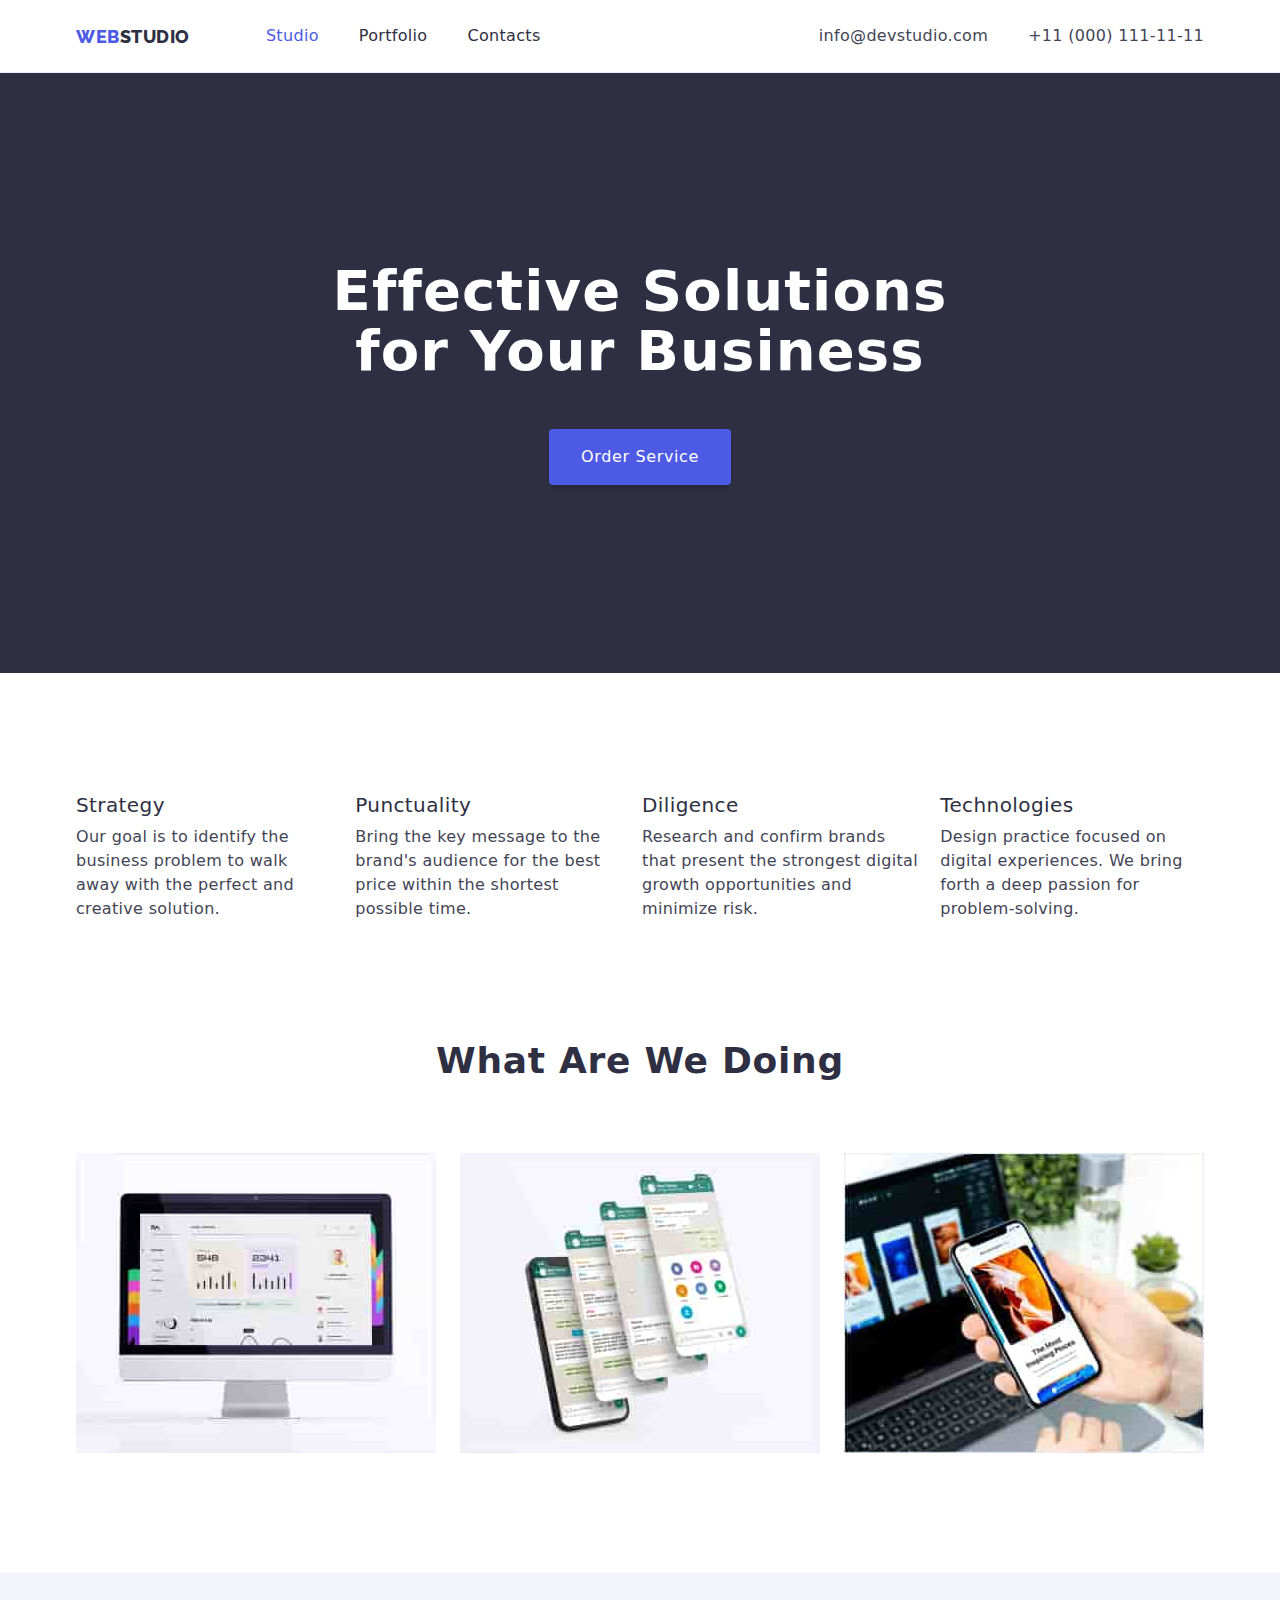
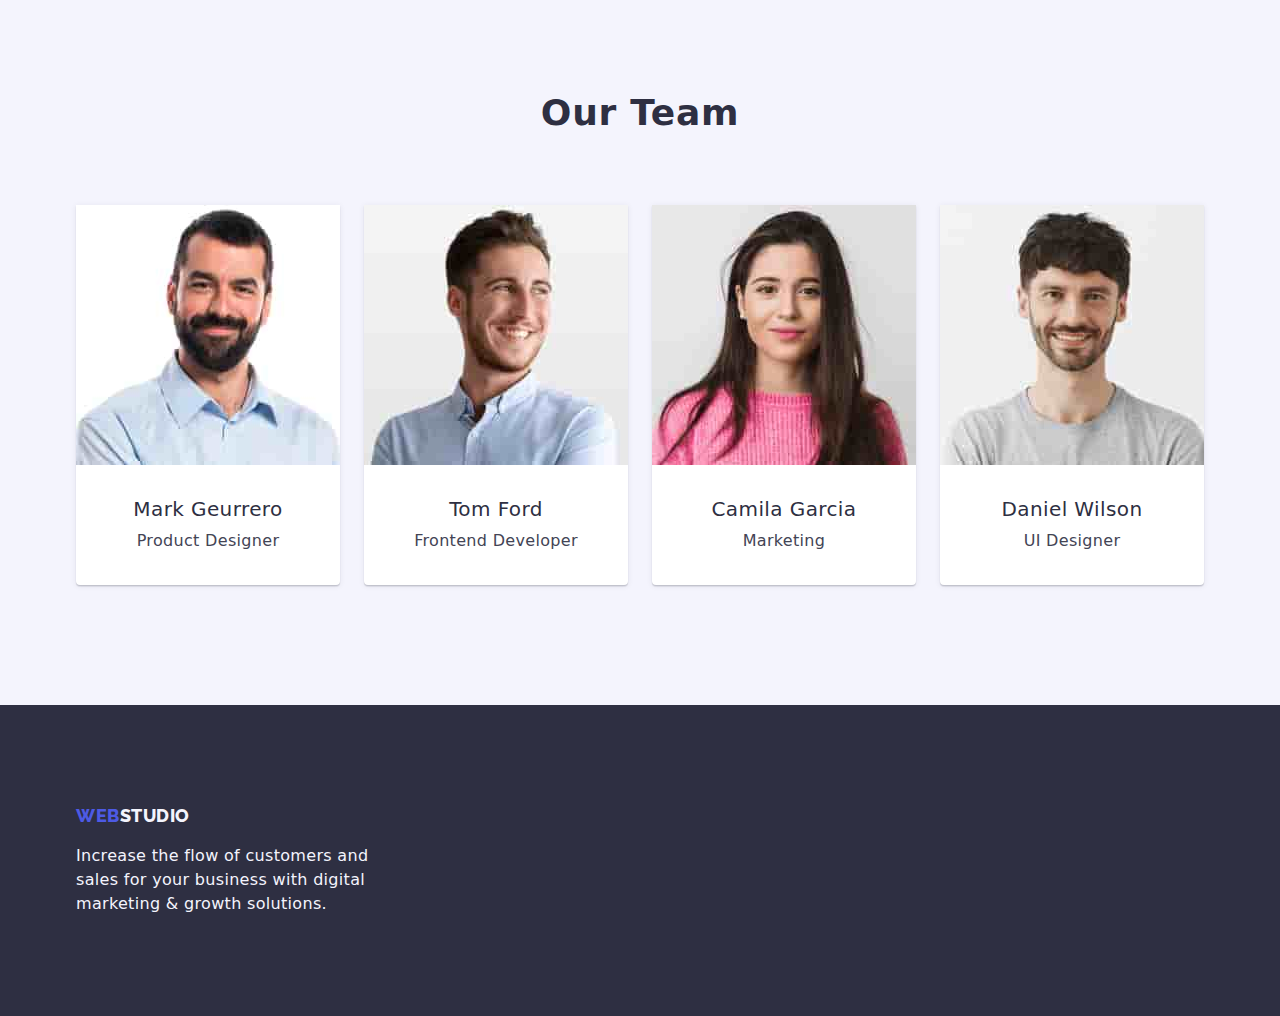
<file: index.html>
<!DOCTYPE html>
<html lang="en">
  <head>
    <meta charset="UTF-8" />
    <meta name="viewport" content="width=device-width, initial-scale=1.0" />
    <title>Studio</title>
    <link rel="stylesheet" href="./css/style.css" />
    <link
      href="https://fonts.googleapis.com/css2?family=Raleway:wght@800&family=Roboto:ital,wght@0,400;0,500;0,700;0,900;1,400&display=swap"
      rel="stylesheet"
    />
    <link
    rel="stylesheet"
    href="https://cdnjs.cloudflare.com/ajax/libs/modern-normalize/2.0.0/modern-normalize.min.css"
  />
  </head>
  <body>
    <header class="header">
      <div class="container container-header">
        <nav class="header-navigation">
          <a
            class="header-logo link"
            href="./index.html"
            target="_self"
            rel="noopener noreferrer"
          >
            <span class="web-logo">WEB</span
            ><span class="studio-logo studio-header">STUDIO</span>
          </a>
          <ul class="header-list list">
            <li class="header-item">
              <a
                class="header-link current-page link"
                href="./index.html"
                target="_self"
                rel="noopener noreferrer"
                >Studio</a
              >
            </li>
            <li class="header-item">
              <a
                class="header-link link"
                href="./portfolio.html"
                target="_self"
                rel="noopener noreferrer"
                >Portfolio</a
              >
            </li>
            <li class="header-item">
              <a
                class="header-link link"
                href="#"
                target="_self"
                rel="noopener noreferrer"
                >Contacts</a
              >
            </li>
          </ul>
        </nav>
        <ul class="contacts-list list">
          <li class="contacts-item">
            <a class="contacts-link link" href="mailto:info@devstudio.com"
              >info@devstudio.com</a
            >
          </li>
          <li class="contacts-item">
            <a class="contacts-link link" href="tel:+110001111111"
              >+11 (000) 111-11-11</a
            >
          </li>
        </ul>
      </div>
    </header>
    <main>
      <section class="hero-section">
        <div class="container container-hero">
          <h1 class="hero-title">
            Effective Solutions<br />for Your Business
          </h1>
          <button class="hero-button button" type="button">
            Order Service
          </button>
        </div>
      </section>

      <section class="section feature">
        <div class="container container-feature">
          <ul class="feature-list list">
            <li class="feature-item">
              <h3 class="feature-item-title title-item">Strategy</h3>
              <p class="feature-item text-item">
                Our goal is to identify the business problem to walk away with the perfect and creative solution.
              </p>
            </li>
            <li class="feature-item">
              <h3 class="feature-item-title title-item">Punctuality</h3>
              <p class="feature-item text-item">
                Bring the key message to the brand's audience for the best price within the shortest possible time.
              </p>
            </li>
            <li class="feature-item">
              <h3 class="feature-item-title title-item">Diligence</h3>
              <p class="feature-item text-item">
                Research and confirm brands that present the strongest digital growth opportunities and minimize risk.
              </p>
            </li>
            <li class="feature-item">
              <h3 class="feature-item-title title-item">Technologies</h3>
              <p class="feature-item text-item">
                Design practice focused on digital experiences. We bring forth a deep passion for problem-solving.
              </p>
            </li>
          </ul>
        </div>
      </section>

      <section class="section services-no-padding-top">
        <div class="container container-services">
          <h2 class="services-title section-title">What are we doing</h2>
          <ul class="services-list list">
            <li class="services-item">
              <img
                src="./images/what-we-do-desktop.jpg"
                alt="computer image"
                width="360"
                height="300"
              />
            </li>
            <li class="services-item">
              <img
                src="./images/what-we-do-mobile-app.jpg"
                alt="mobile app image"
                width="360"
                height="300"
              />
            </li>
            <li class="services-item">
              <img
                src="./images/what-we-do-phone.jpg"
                alt="moble phone image"
                width="360"
                height="300"
              />
            </li>
          </ul>
        </div>
      </section>

      <section class="section team">
        <div class="container container-team">
          <h2 class="team-title section-title">Our Team</h2>
          <ul class="team-list list">
            <li class="team-item">
              <img
                src="./images/team-1.jpg"
                alt="mark guerrero picture"
                width="264"
                height="260"
              />
              <div class="card-team-text">
                <h3 class="team-item-title title-item">Mark Geurrero</h3>
                <p class="team-item-text text-item">Product Designer</p>
              </div>
            </li>
            <li class="team-item">
              <img
                src="./images/team-2.jpg"
                alt="tom ford picture"
                width="264"
                height="260"
              />
              <div class="card-team-text">
                <h3 class="team-item-title title-item">Tom Ford</h3>
                <p class="team-item-text text-item">Frontend Developer</p>
              </div>
            </li>
            <li class="team-item">
              <img
                src="./images/team-3.jpg"
                alt="camila garcia picture"
                width="264"
                height="260"
              />
              <div class="card-team-text">
                <h3 class="team-item-title title-item">Camila Garcia</h3>
                <p class="team-item-text text-item">Marketing</p>
              </div>     
            </li>
            <li class="team-item">
              <img
                src="./images/team-4.jpg"
                alt="daniel wilson picture"
                width="264"
                height="260"
              />
              <div class="card-team-text">
                <h3 h3 class="team-item-title title-item">Daniel Wilson</h3>
                <p class="team-item-text text-item">UI Designer</p>
              </div>  
            </li>
          </ul>
        </div>
      </section>
    </main>
    <footer class="footer">
      <div class="container container-footer">
        <a
          class="footer-logo link"
          href="./index.html"
          target="_self"
          rel="noopener noreferrer"
        >
          <span class="web-logo">WEB</span
          ><span class="studio-logo studio-footer">STUDIO</span>
        </a>
        <p class="footer-item-text">
          Increase the flow of customers and <br />sales for your business with
          digital <br />marketing & growth solutions.
        </p>
      </div>
    </footer>
  </body>
</html>
</file>
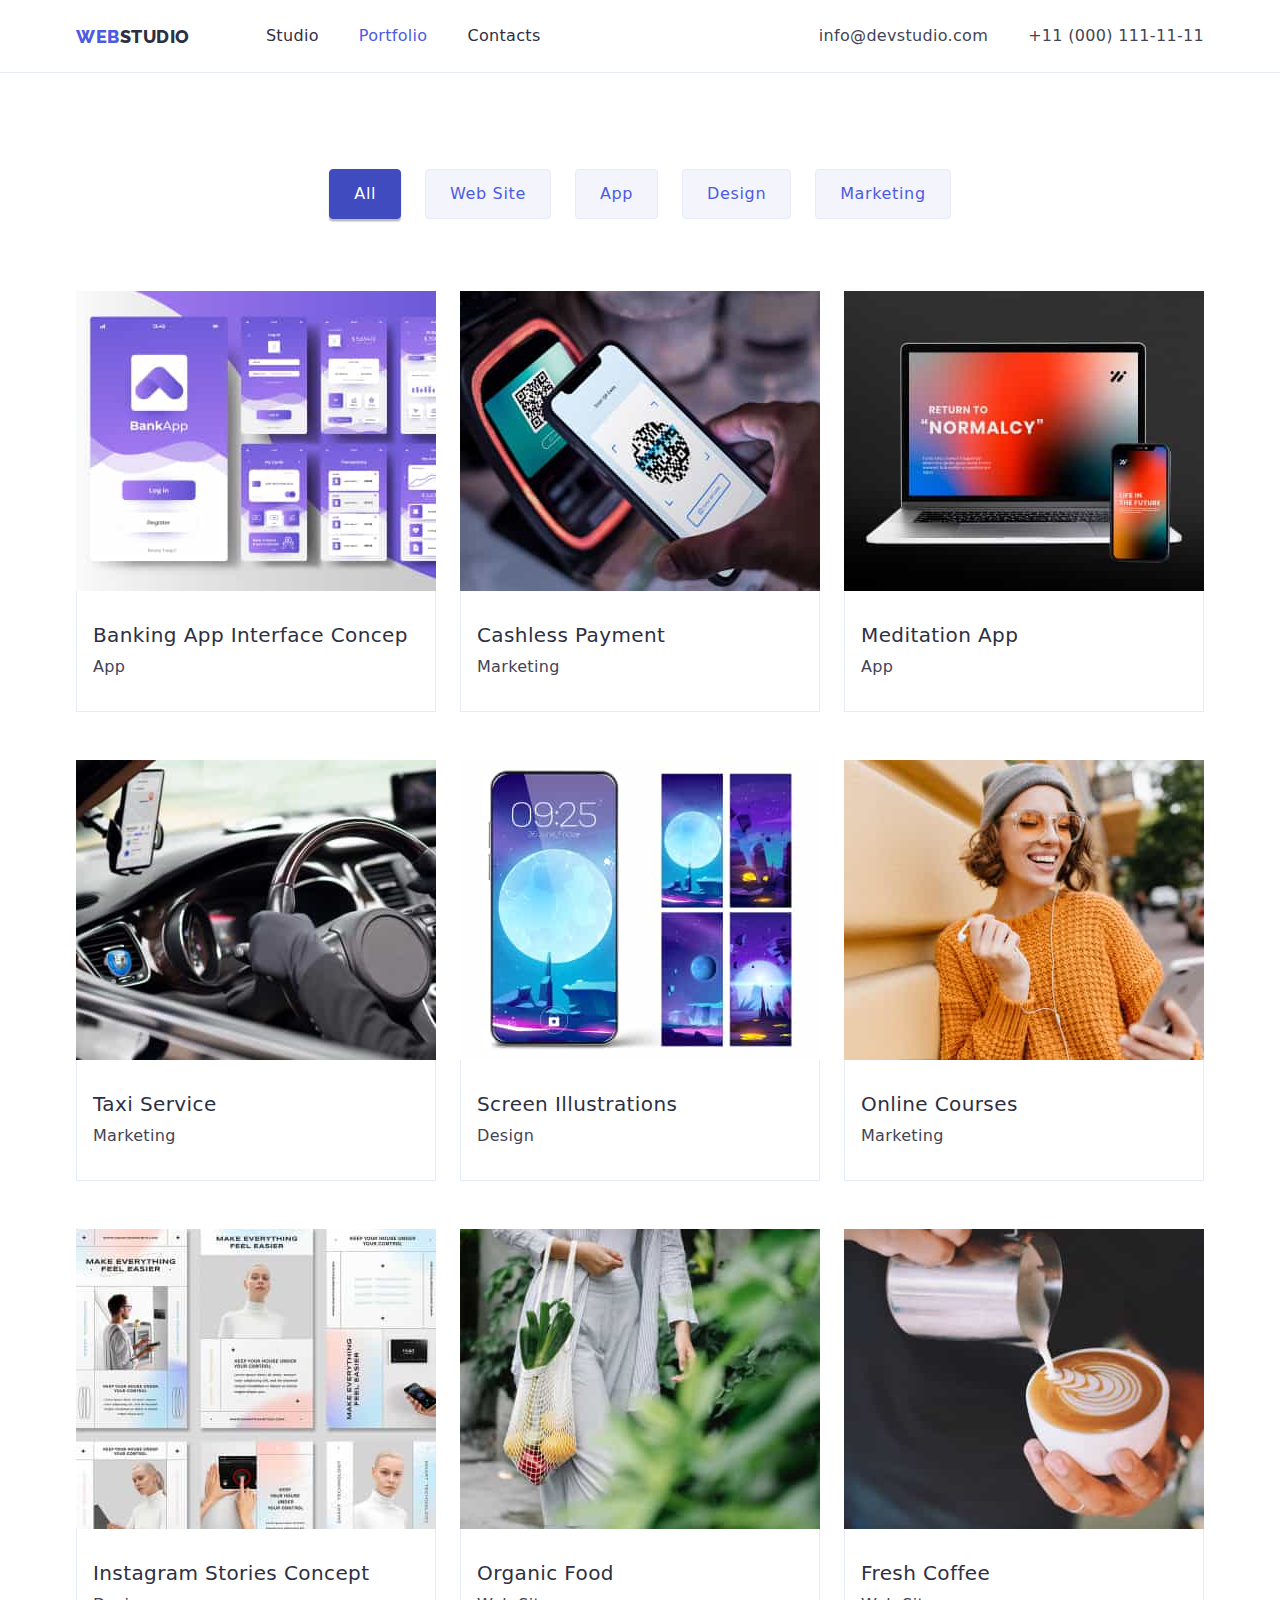
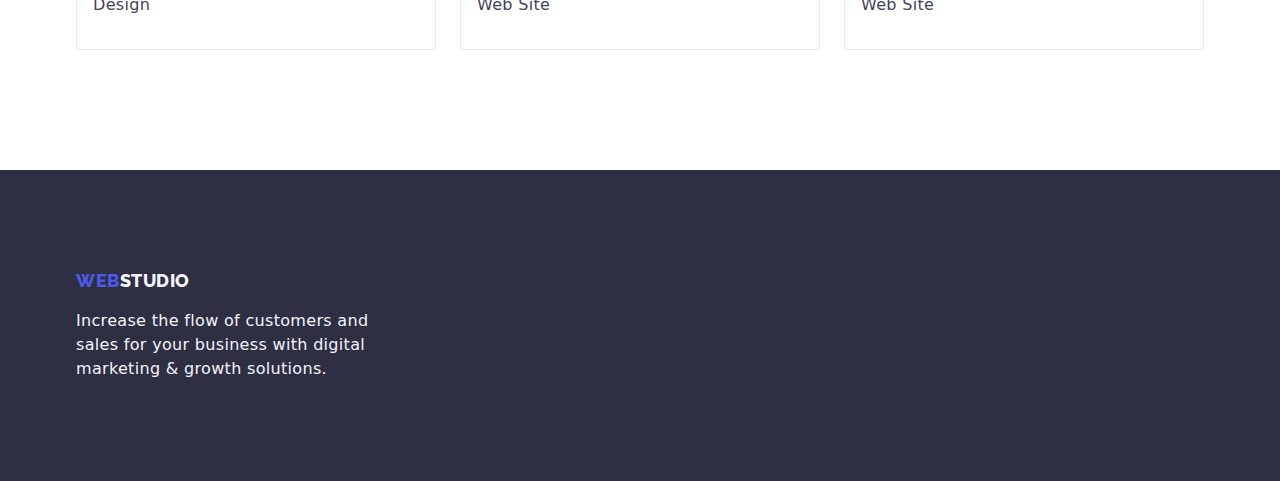
<file: portfolio.html>
<!DOCTYPE html>
<html lang="en">
  <head>
    <meta charset="UTF-8" />
    <meta name="viewport" content="width=device-width, initial-scale=1.0" />
    <title>Portfolio</title>
    <link rel="stylesheet" href="./css/style.css" />
    <link
      href="https://fonts.googleapis.com/css2?family=Raleway:wght@800&family=Roboto:ital,wght@0,400;0,500;0,700;0,900;1,400&display=swap"
      rel="stylesheet"
    />
    <link
    rel="stylesheet"
    href="https://cdnjs.cloudflare.com/ajax/libs/modern-normalize/2.0.0/modern-normalize.min.css"
  />
  </head>
  <body>
    <header class="header">
      <div class="container container-header">
        <nav class="header-navigation">
          <a
            class="header-logo link" href="./index.html"
            target="_self"
            rel="noopener noreferrer"
           >
            <span class="web-logo">WEB</span
            ><span class="studio-logo studio-header">STUDIO</span>
          </a>
          <ul class="header-list list">
            <li class="header-item">
              <a
                class="header-link link"
                href="./index.html"
                target="_self"
                rel="noopener noreferrer"
                >Studio</a>
            </li>
            <li class="header-item">
              <a
                class="header-link current-page link"
                href="./portfolio.html"
                target="_self"
                rel="noopener noreferrer"
                >Portfolio</a
              >
            </li>
            <li class="header-item">
              <a
                class="header-link link"
                href="#"
                target="_self"
                rel="noopener noreferrer"
                >Contacts</a
              >
            </li>
          </ul>
        </nav>
        <ul class="contacts-list list">
          <li class="contacts-item">
            <a class="contacts-link link" href="mailto:info@devstudio.com"
              >info@devstudio.com</a
            >
          </li>
          <li class="contacts-item">
            <a class="contacts-link link" href="tel:+110001111111"
              >+11 (000) 111-11-11</a
            >
          </li>
        </ul>
      </div>
    </header>
    <main>
      <section class="section projects-other-padding-top">
        <div class="container projects-category">

          <ul class="port-buttons-list list">
            <li>
              <button class="buttons-port current-active" type="button">All</button>
            </li>

            <li>
              <button class="buttons-port" type="button">Web Site</button>
            </li>

            <li>
              <button class="buttons-port" type="button">App</button>
            </li>

            <li>
              <button class="buttons-port" type="button">Design</button>
            </li>

            <li>
              <button class="buttons-port" type="button">Marketing</button>
            </li>
          </ul>

          <ul class="projects-list list">
            <li class="projects-item">
              <img src="./images/port-image-1.jpg" alt="Banking App" width="360"/>
                <div class="card-projects-text">
                  <h3 class="projects-title title-item">Banking App Interface Concep</h3>
                  <p class="projects-text text-item">App</p>
                </div>
            </li>
            <li class="projects-item">
              <img src="./images/port-image-2.jpg" alt="Payment App" width="360"/>
                <div class="card-projects-text">
                  <h3 class="projects-title title-item">Cashless Payment</h3>
                  <p class="projects-text text-item">Marketing</p>
                </div>
            </li>
            <li class="projects-item">
              <img src="./images/port-image-3.jpg" alt="Meditation App" width="360"/>
                <div class="card-projects-text">
                  <h3 class="projects-title title-item">Meditation App</h3>
                  <p class="projects-text text-item">App</p>
                </div>
            </li>
            <li class="projects-item">
              <img src="./images/port-image-4.jpg" alt="Taxi Service" width="360"/>
                <div class="card-projects-text">  
                  <h3 class="projects-title title-item">Taxi Service</h3>
                  <p class="projects-text text-item">Marketing</p>
                </div>
            </li>
            <li class="projects-item">
              <img src="./images/port-image-5.jpg" alt="Screen Design" width="360"/>
                <div class="card-projects-text">
                  <h3 class="projects-title title-item">Screen Illustrations</h3>
                  <p class="projects-text text-item">Design</p>
                </div>
            </li>
            <li class="projects-item">
              <img src="./images/port-image-6.jpg" alt="Online Courses" width="360"/>
                <div class="card-projects-text">
                  <h3 class="projects-title title-item">Online Courses</h3>
                  <p class="projects-text text-item">Marketing</p>
                </div>
            </li>
            <li class="projects-item">
              <img src="./images/port-image-7.jpg" alt="Instagram Stories" width="360"/>
                <div class="card-projects-text">
                  <h3 class="projects-title title-item">Instagram Stories Concept</h3>
                  <p class="projects-text text-item">Design</p>
                </div>
            </li>
            <li class="projects-item">
              <img src="./images/port-image-8.jpg" alt="Organic Food" width="360"/>
                <div class="card-projects-text">
                  <h3 class="projects-title title-item">Organic Food</h3>
                  <p class="projects-text text-item">Web Site</p>
                </div>
            </li>
            <li class="projects-item">
              <img src="./images/port-image-9.jpg" alt="Coffee" width="360"/>
                <div class="card-projects-text">
                  <h3 class="projects-title title-item">Fresh Coffee</h3>
                  <p class="projects-text text-item">Web Site</p>
                </div>
            </li>
          </ul>
        </div>
      </section>
    </main>
    <footer class="footer">
      <div class="container container-footer">
        <a
          class="footer-logo link"
          href="./index.html"
          target="_self"
          rel="noopener noreferrer"
        >
          <span class="web-logo">WEB</span
          ><span class="studio-logo studio-footer">STUDIO</span>
        </a>
        <p class="footer-item-text">
          Increase the flow of customers and <br />sales for your business with
          digital <br />marketing & growth solutions.
        </p>
      </div>
    </footer>
  </body>
</html>
</file>
<file: css/style.css>
:root {
  --iris: #4d5ae5;
  --ocean: #404bbf;
  --navyblue: #2e2f42;
  --green: #31d0aa;
  --slate: #434455;
  --lightslate: #8e8f99;
  --cornflower: #e7e9fc;
  --cloud: #f4f4fd;
  --navybluemodal: #2e2f42;
  --grey: #2e2f42;
  --white: #ffffff;
  --dairy: #fcfcfc;
}

p,
h1,
h2,
h3,
h4,
h5,
h6,
ul,
ol {
  padding: 0;
  margin: 0;
}

/* .visually-hidden {
  position: absolute;
  width: 1px;
  height: 1px;
  margin: -1px;
  border: 0;
  padding: 0;
  white-space: nowrap;
  clip-path: insert(100%);
  clip: rect(0 0 0 0);
  overflow: hidden;
} */

body {
  /* Body */
  font-family: "Roboto";
  font-size: 16px;
  font-style: normal;
  font-weight: 400;
  line-height: 24px;
  /* line-height: 1.5; 150% */
  letter-spacing: 0.32px;
}

img {
  display: block;
  max-width: 100%;
  height: auto;
}

/* WEBSTUDIO LOGO start */
.header-logo,
.footer-logo {
  color: var(--iris);
  font-family: Raleway;
  font-size: 18px;
  font-weight: 800;
  line-height: 21px;
  /* line-height: 1.16; 116.667% */
  letter-spacing: 0.54px;
  text-transform: uppercase;
}

.studio-header {
  color: var(--navyblue);
}

.studio-footer {
  color: var(--cloud);
}
/* WEBSTUDIO LOGO end */

/* remove bullets */
.list {
  list-style: none;
  padding: 0;
}

/* remove underline */
.link {
  text-decoration: none;
}

.header-link {
  color: var(--navyblue);
  font-weight: 500;
  letter-spacing: 0.32px;
  padding: 24px 0;
}

.contacts-link {
  color: var(--slate);
  padding: 24px 0;
  display: block;
}

.current-page {
  color: var(--iris);
}

.link:hover,
.link:focus,
.link:active {
  color: var(--ocean);
}

/* .contacts-link:hover,
.contacts-link:focus {
  color: var(--ocean);
} */

.container {
  width: 1158px;
  margin: 0 auto;
  padding: 0 15px;
}

/* header start */
.header {
  border-bottom: 1px solid var(--cornflower);
}

.container-header {
  display: flex;
  justify-content: space-between;
}

.header-navigation {
  display: flex;
  align-items: center;
}

.header-list {
  display: flex;
  gap: 40px;
  margin-left: 76px;
}

.contacts-list {
  display: flex;
  gap: 40px;
}
/* header end */

/* hero start */
.hero-section {
  /* to center text and buttons :) */
  background-color: var(--navyblue);
  padding: 188px 0;
}

.container-hero{
  /* to center text and buttons :) */
  text-align: center;
  display: flex;
  align-items: center;
  flex-direction: column;
  justify-content: center;
}

.hero-title {
  color: var(--white);
  font-size: 56px;
  font-weight: 700;
  line-height: 60px;
  /* line-height: 1.07; 107.143% */
  letter-spacing: 1.12px;
  margin-bottom: 48px;
}

.hero-button {
  background: var(--iris);
  color: var(--white);
  font-family: inherit;
  font-size: 16px;
  font-weight: 500;
  line-height: 24px;
  /* line-height: 1.5; 150% */
  letter-spacing: 0.64px;
  border: none;
  cursor: pointer;
}

.button {
  border-radius: 4px;
  padding: 16px 32px;
  box-shadow: 0px 4px 4px 0px rgba(0, 0, 0, 0.15);
}

.hero-button:hover,
.hero-button:focus {
  background-color: var(--ocean);
}
/* hero end */

.section {
  padding: 120px 0;
}

.section-title {
  color: var(--navyblue);
  text-align: center;
  font-size: 36px;
  font-weight: 700;
  line-height: 40px;
  /* line-height: 1.11; 111.111% */
  letter-spacing: 0.72px;
  text-transform: capitalize;
  margin-bottom: 72px;
}

.title-item {
  color: var(--navyblue);
  font-size: 20px;
  font-weight: 500;
  /* line-height: 1.2; 120% */
  letter-spacing: 0.4px;
  margin-bottom: 8px;
}

.text-item {
  color: var(--slate);
  /* margin-bottom: 32px; */
}

/* features start */
.feature-list {
  display: flex;
  gap: 22px;
}
/* features end */

/* services start */
.services-no-padding-top {
  padding-top: 0;
}

.services-list {
  display: flex;
  justify-content: center;
  gap: 24px;
}
/* services end */

/* team start */
.team {
  background-color: var(--cloud);
}

.team-list {
  display: flex;
  justify-content: center;
  gap: 24px;
}

.team-item {
  border-radius: 0px 0px 4px 4px;
  background: var(--white);
  box-shadow: 0px 2px 1px 0px rgba(46, 47, 66, 0.08),
    0px 1px 1px 0px rgba(46, 47, 66, 0.16),
    0px 1px 6px 0px rgba(46, 47, 66, 0.08);
  }

.card-team-text {
  text-align: center;
  padding: 32px 0;
}
/* team end */

/* footer start */
.footer {
  background-color: var(--navyblue);
  padding: 100px 0;
}

.container-footer {
display: flex;
flex-direction: column;
}

.footer-item-text {
  color: var(--cloud);
  margin-top: 17.5px;
}
/* footer end */

/* portfolio start*/
.buttons-port {
  color: var(--iris);
  background: var(--cloud);
  border: 1px solid var(--cornflower);
  font-family: inherit;
  font-size: 16px;
  border-radius: 4px;
  font-weight: 500;
  line-height: 24px;
  /* line-height: 1.5; 150% */
  letter-spacing: 0.64px;
  cursor: pointer;
  padding: 12px 24px;
}

.buttons-port:hover,
.buttons-port:focus,
.current-active {
  color: var(--white);
  background: var(--ocean);
  border-color: var(--ocean);
  box-shadow: 0px 2px 2px 0px rgba(0, 0, 0, 0.12),
    0px 2px 1px 0px rgba(0, 0, 0, 0.08), 0px 3px 1px 0px rgba(0, 0, 0, 0.1);
}

.port-buttons-list {
  display: flex;
  /* flex-direction: row; */
  justify-content: center;
  align-items: center;
  gap: 24px;
  margin-bottom: 72px;
}

.projects-other-padding-top {
    padding-top: 96px;
}

.projects-list {
  display: flex;
  gap: 48px 24px;
  flex-wrap: wrap;
  justify-content: center;
  align-items: center;
}

.card-projects-text {
  padding: 32px 16px;
  border: 1px solid var(--cornflower);
  border-top: none;
}
/* portfolio end */
</file>
